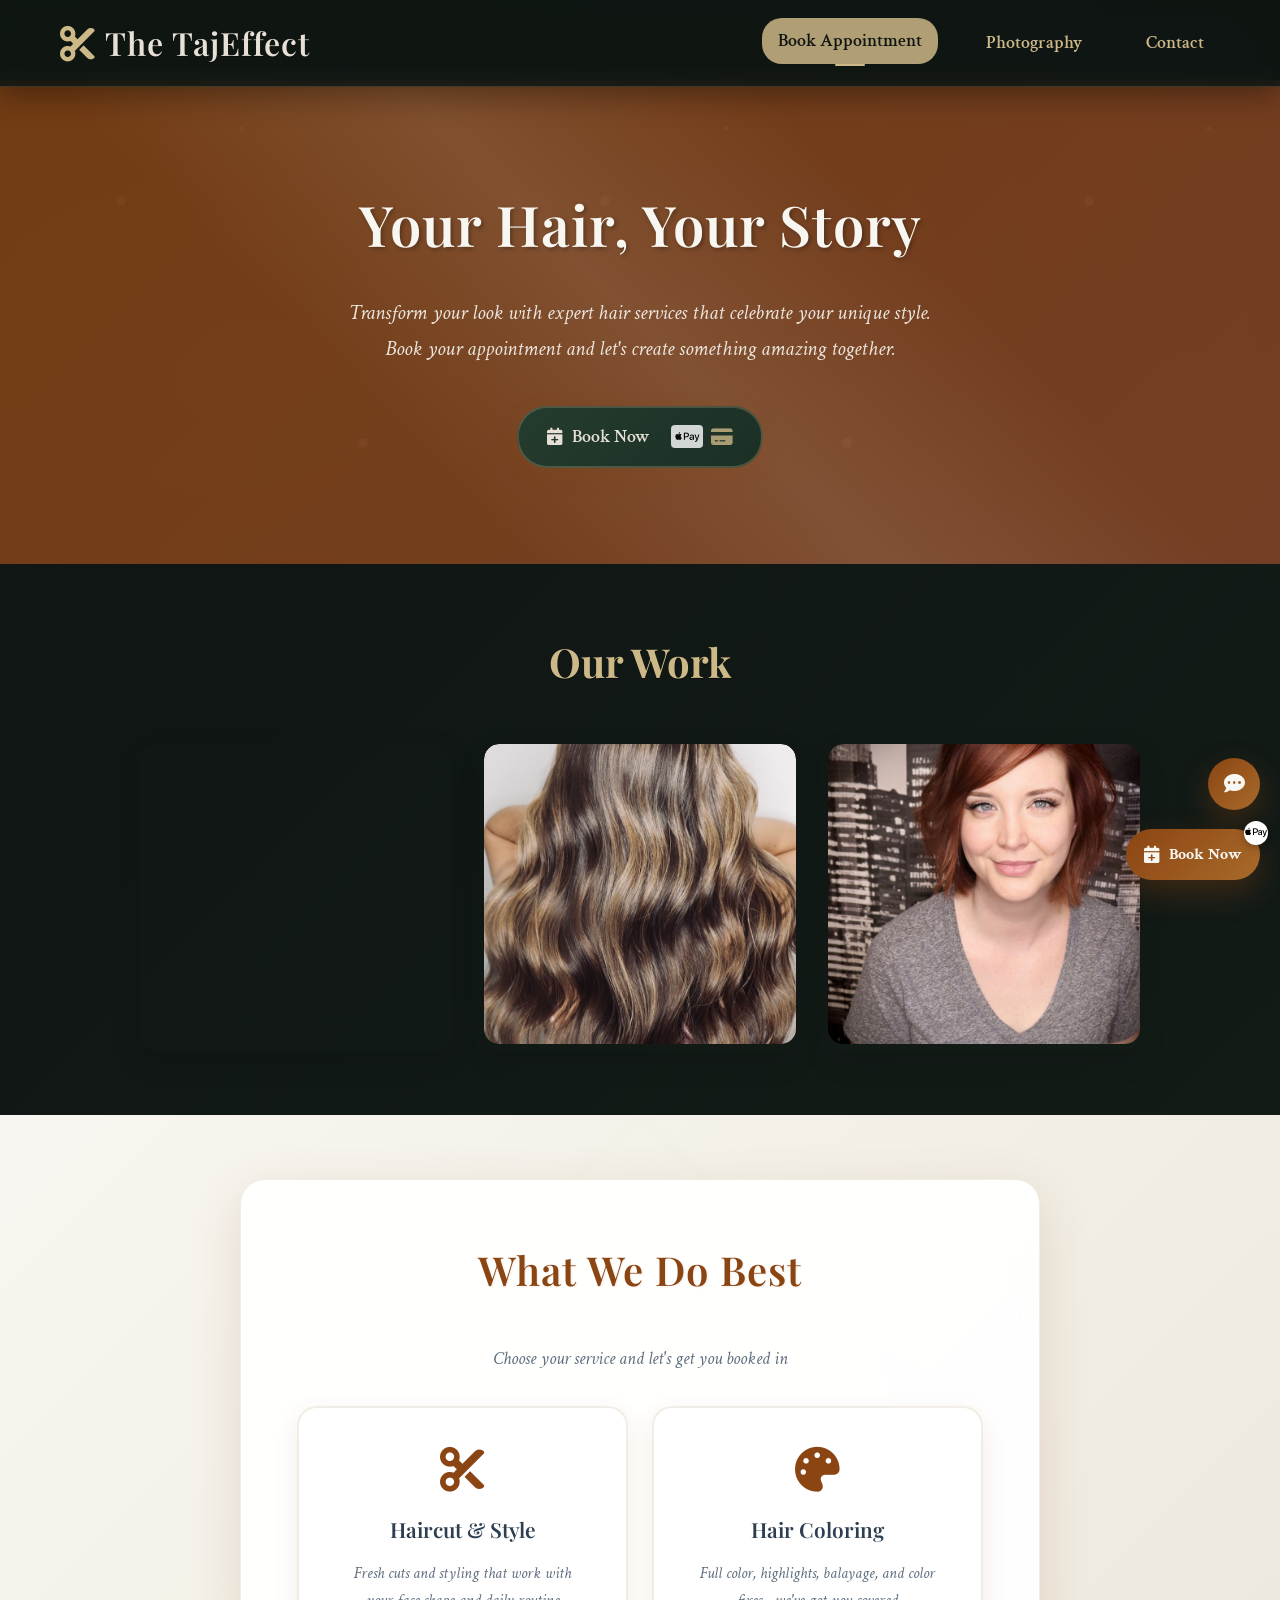
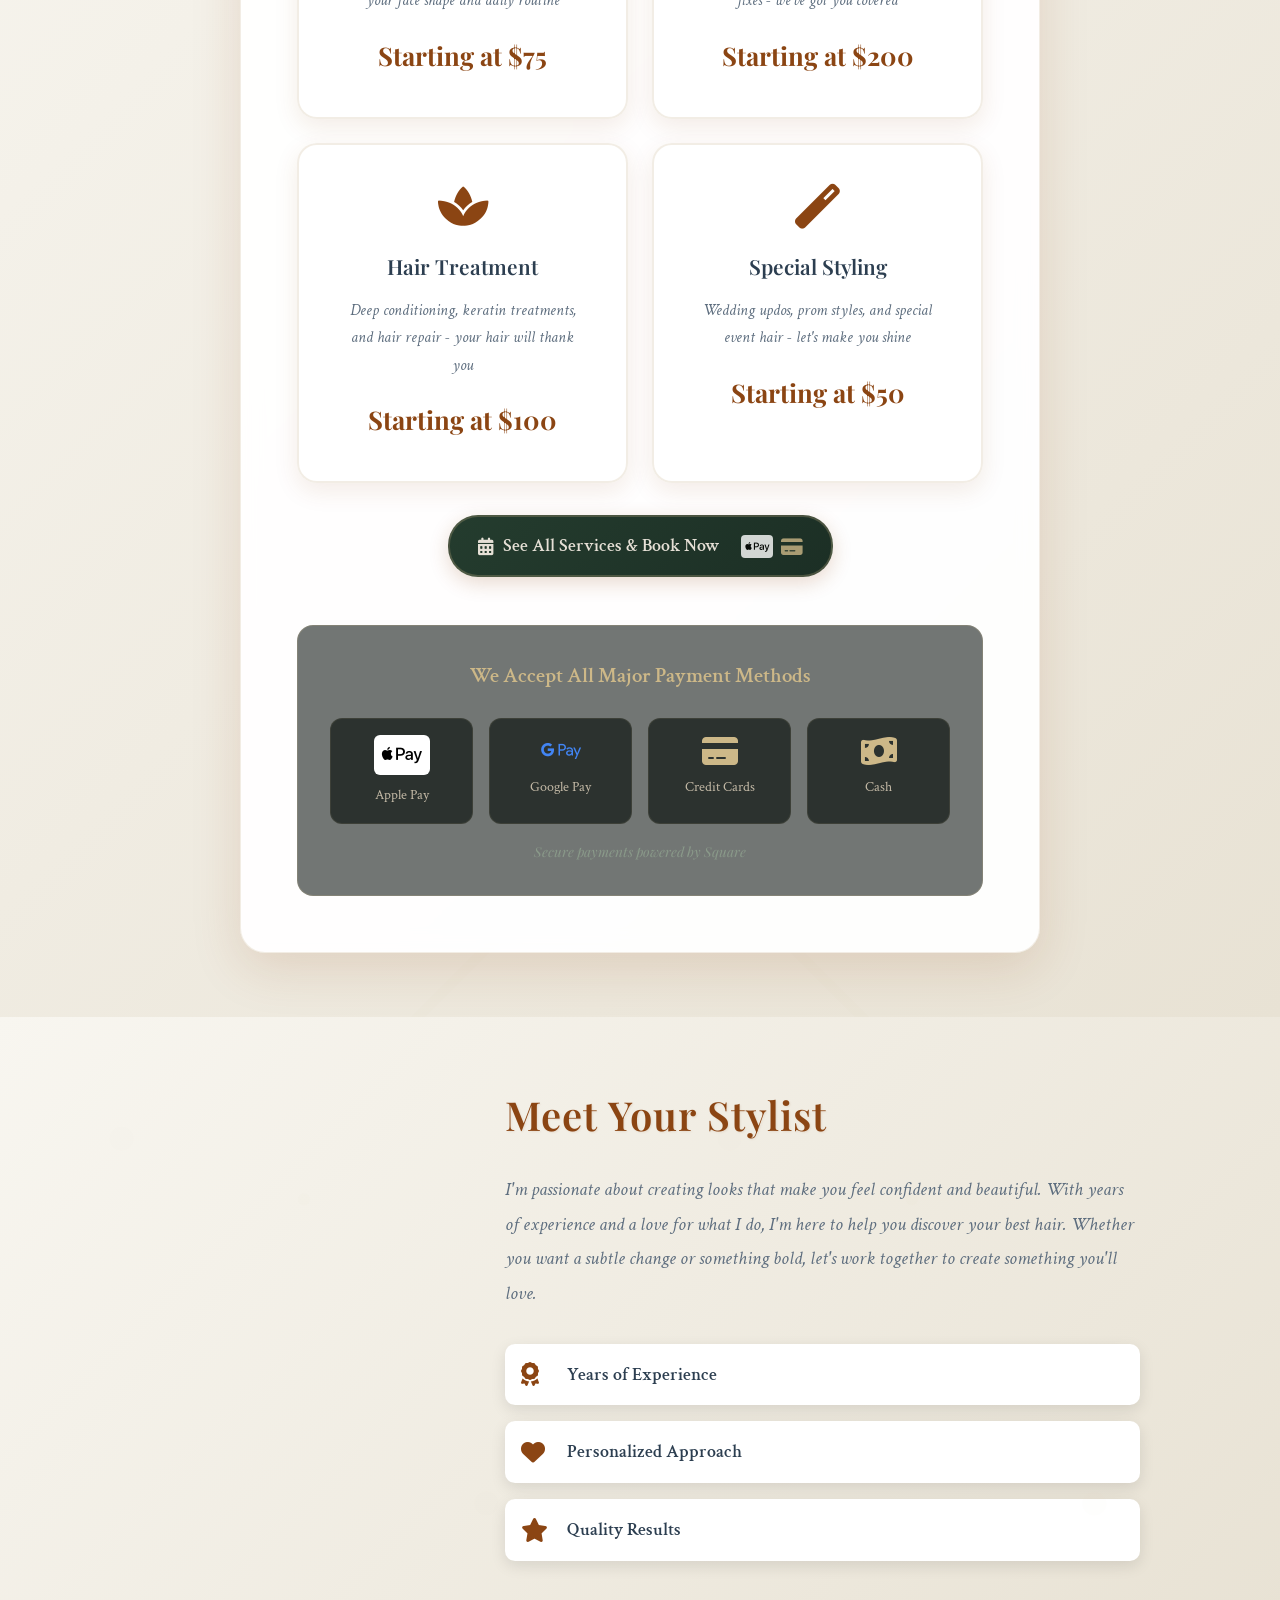
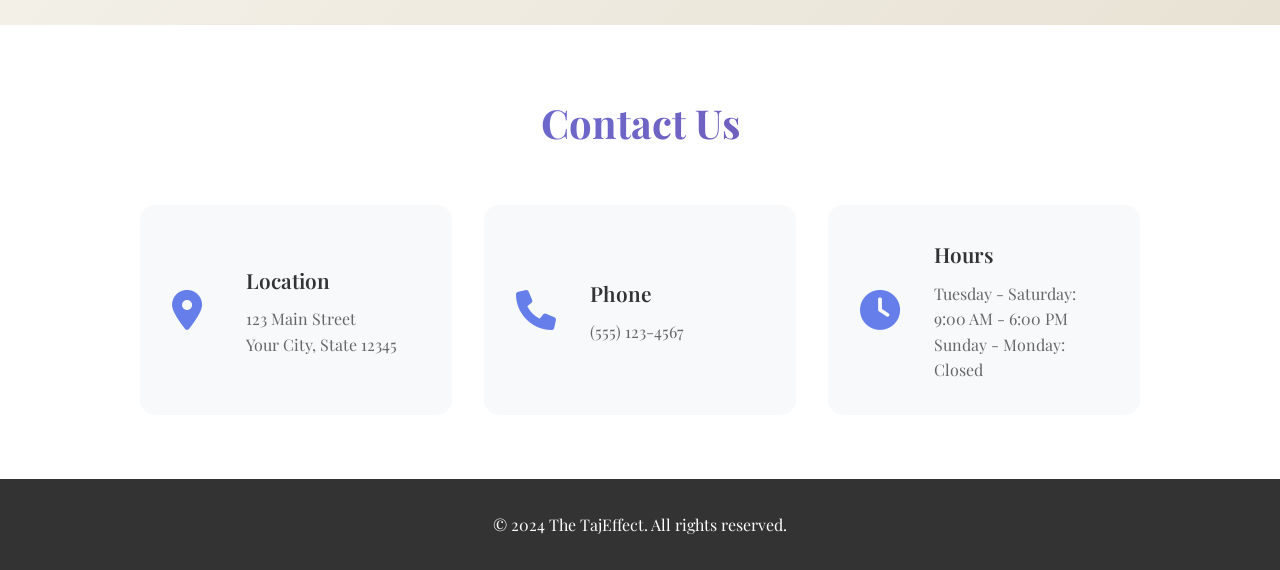
<file: index.html>
<!DOCTYPE html>
<html lang="en">
<head>
    <meta charset="UTF-8">
    <meta name="viewport" content="width=device-width, initial-scale=1.0">
    <title>The TajEffect - Hair Salon Booking</title>
    <link href="https://cdnjs.cloudflare.com/ajax/libs/font-awesome/6.0.0/css/all.min.css" rel="stylesheet">
    <link href="https://fonts.googleapis.com/css2?family=Playfair+Display:wght@400;500;600;700&family=Crimson+Text:ital,wght@0,400;0,600;1,400&display=swap" rel="stylesheet">
    <link rel="stylesheet" href="styles.css">
</head>
<body>
    <div class="app">
        <!-- Header -->
        <header class="header">
            <div class="container">
                <div class="logo">
                    <i class="fas fa-cut"></i>
                    <h1>The TajEffect</h1>
                </div>
                <nav class="nav">
                    <a href="#booking" class="nav-link active">Book Appointment</a>
                    <a href="photography.html" class="nav-link">Photography</a>
                    <a href="#contact" class="nav-link">Contact</a>
                </nav>
            </div>
        </header>

        <!-- Main Content -->
        <main class="main">
            <!-- Hero Section -->
            <section class="hero">
                <div class="container">
                    <div class="hero-content">
                        <h2>Your Hair, Your Story</h2>
                        <p>Transform your look with expert hair services that celebrate your unique style. Book your appointment and let's create something amazing together.</p>
                        <a href="https://thetajeffect.square.site/s/appointments" target="_blank" class="btn btn-primary">
                            <i class="fas fa-calendar-plus"></i>
                            Book Now
                            <span class="payment-badges">
                                <i class="fab fa-apple-pay"></i>
                                <i class="fas fa-credit-card"></i>
                            </span>
                        </a>
                    </div>
                </div>
            </section>

            <!-- Gallery Section -->
            <section class="gallery-section">
                <div class="container">
                    <h3>Our Work</h3>
                    <div class="gallery-grid">
                        <div class="gallery-item portfolio-gallery" data-category="blondes">
                            <div class="portfolio-preview">
                                <img src="images/portfolios/blondes/IMG_0072.JPG" alt="Blonde Hair Portfolio" style="width: 100%; height: 300px; object-fit: cover; border-radius: 15px;" loading="lazy">
                                <div class="portfolio-overlay">
                                    <h4>Blondes</h4>
                                    <p>20 Photos</p>
                                    <i class="fas fa-images"></i>
                                </div>
                            </div>
                            <div class="hover-preview">
                                <h5>Blondes Preview</h5>
                                <div class="hover-preview-grid">
                                    <img src="images/portfolios/blondes/IMG_4375.JPG" alt="Blonde Hair" loading="lazy">
                                    <img src="images/portfolios/blondes/IMG_7208.JPG" alt="Blonde Hair" loading="lazy">
                                    <img src="images/portfolios/blondes/IMG_7591.JPG" alt="Blonde Hair" loading="lazy">
                                    <img src="images/portfolios/blondes/IMG_1833.JPG" alt="Blonde Hair" loading="lazy">
                                </div>
                            </div>
                        </div>
                        <div class="gallery-item portfolio-gallery" data-category="brunettes">
                            <div class="portfolio-preview">
                                <img src="images/portfolios/brunettes/IMG_0484.JPG" alt="Brunette Hair Portfolio" style="width: 100%; height: 300px; object-fit: cover; border-radius: 15px;" loading="lazy">
                                <div class="portfolio-overlay">
                                    <h4>Brunettes</h4>
                                    <p>20 Photos</p>
                                    <i class="fas fa-images"></i>
                                </div>
                            </div>
                            <div class="hover-preview">
                                <h5>Brunettes Preview</h5>
                                <div class="hover-preview-grid">
                                    <img src="images/portfolios/brunettes/IMG_1255.jpeg" alt="Brunette Hair" loading="lazy">
                                    <img src="images/portfolios/brunettes/IMG_2805.JPG" alt="Brunette Hair" loading="lazy">
                                    <img src="images/portfolios/brunettes/IMG_4062.JPG" alt="Brunette Hair" loading="lazy">
                                    <img src="images/portfolios/brunettes/IMG_6804.JPG" alt="Brunette Hair" loading="lazy">
                                </div>
                            </div>
                        </div>
                        <div class="gallery-item portfolio-gallery" data-category="reds">
                            <div class="portfolio-preview">
                                <img src="images/portfolios/reds/IMG_3641.JPG" alt="Red Hair Portfolio" style="width: 100%; height: 300px; object-fit: cover; border-radius: 15px;" loading="lazy">
                                <div class="portfolio-overlay">
                                    <h4>Reds</h4>
                                    <p>5 Photos</p>
                                    <i class="fas fa-images"></i>
                                </div>
                            </div>
                            <div class="hover-preview">
                                <h5>Reds Preview</h5>
                                <div class="hover-preview-grid">
                                    <img src="images/portfolios/reds/IMG_4376.jpeg" alt="Red Hair" loading="lazy">
                                    <img src="images/portfolios/reds/IMG_7578.JPG" alt="Red Hair" loading="lazy">
                                    <img src="images/portfolios/reds/A4E2A51A-0BB4-4725-BABD-06596903B52D.jpg" alt="Red Hair" loading="lazy">
                                    <img src="images/portfolios/reds/4F2E1F91-4B26-40A5-B8C6-CD0F9C0E674B.jpg" alt="Red Hair" loading="lazy">
                                </div>
                            </div>
                        </div>
                    </div>
                </div>
            </section>

            <!-- Services & Booking Section -->
            <section id="booking" class="booking-section">
                <div class="container">
                    <div class="booking-card">
                        <h3>What We Do Best</h3>
                        <p style="text-align: center; font-family: 'Crimson Text', serif; font-style: italic; color: #5d6d7e; margin-bottom: 2rem; font-size: 1.1rem;">
                            Choose your service and let's get you booked in
                        </p>
                        
                        <div class="services-grid">
                            <a href="https://thetajeffect.square.site/s/appointments" target="_blank" class="service-card booking-card">
                                <i class="fas fa-cut"></i>
                                <h5>Haircut & Style</h5>
                                <p>Fresh cuts and styling that work with your face shape and daily routine</p>
                                <span class="price">Starting at $75</span>
                                <div class="book-now-overlay">
                                    <i class="fas fa-calendar-plus"></i>
                                    <span>Book Now</span>
                                </div>
                            </a>
                            
                            <a href="https://thetajeffect.square.site/s/appointments" target="_blank" class="service-card booking-card">
                                <i class="fas fa-palette"></i>
                                <h5>Hair Coloring</h5>
                                <p>Full color, highlights, balayage, and color fixes - we've got you covered</p>
                                <span class="price">Starting at $200</span>
                                <div class="book-now-overlay">
                                    <i class="fas fa-calendar-plus"></i>
                                    <span>Book Now</span>
                                </div>
                            </a>
                            
                            <a href="https://thetajeffect.square.site/s/appointments" target="_blank" class="service-card booking-card">
                                <i class="fas fa-spa"></i>
                                <h5>Hair Treatment</h5>
                                <p>Deep conditioning, keratin treatments, and hair repair - your hair will thank you</p>
                                <span class="price">Starting at $100</span>
                                <div class="book-now-overlay">
                                    <i class="fas fa-calendar-plus"></i>
                                    <span>Book Now</span>
                                </div>
                            </a>
                            
                            <a href="https://thetajeffect.square.site/s/appointments" target="_blank" class="service-card booking-card">
                                <i class="fas fa-magic"></i>
                                <h5>Special Styling</h5>
                                <p>Wedding updos, prom styles, and special event hair - let's make you shine</p>
                                <span class="price">Starting at $50</span>
                                <div class="book-now-overlay">
                                    <i class="fas fa-calendar-plus"></i>
                                    <span>Book Now</span>
                                </div>
                            </a>
                        </div>
                        
                        <div style="text-align: center; margin-top: 2rem;">
                            <a href="https://thetajeffect.square.site/s/appointments" target="_blank" class="btn btn-primary">
                                <i class="fas fa-calendar-alt"></i>
                                See All Services & Book Now
                                <span class="payment-badges">
                                    <i class="fab fa-apple-pay"></i>
                                    <i class="fas fa-credit-card"></i>
                                </span>
                            </a>
                        </div>
                        
                        <!-- Payment Options -->
                        <div class="payment-options">
                            <h4>We Accept All Major Payment Methods</h4>
                            <div class="payment-methods">
                                <div class="payment-method">
                                    <i class="fab fa-apple-pay"></i>
                                    <span>Apple Pay</span>
                                </div>
                                <div class="payment-method">
                                    <i class="fab fa-google-pay"></i>
                                    <span>Google Pay</span>
                                </div>
                                <div class="payment-method">
                                    <i class="fas fa-credit-card"></i>
                                    <span>Credit Cards</span>
                                </div>
                                <div class="payment-method">
                                    <i class="fas fa-money-bill-wave"></i>
                                    <span>Cash</span>
                                </div>
                            </div>
                            <p class="payment-note">Secure payments powered by Square</p>
                        </div>
                    </div>
                </div>
            </section>

            <!-- About Section -->
            <section class="about-section">
                <div class="container">
                    <div class="about-content">
                        <div class="about-image">
                            <img src="images/mom-photo.jpg" alt="Meet Your Stylist" style="width: 300px; height: 400px; object-fit: cover; border-radius: 20px; box-shadow: 0 15px 40px rgba(102, 126, 234, 0.3);" loading="lazy">
                        </div>
                        <div class="about-text">
                            <h3>Meet Your Stylist</h3>
                            <p>I'm passionate about creating looks that make you feel confident and beautiful. With years of experience and a love for what I do, I'm here to help you discover your best hair. Whether you want a subtle change or something bold, let's work together to create something you'll love.</p>
                            <div class="about-features">
                                <div class="feature">
                                    <i class="fas fa-award"></i>
                                    <span>Years of Experience</span>
                                </div>
                                <div class="feature">
                                    <i class="fas fa-heart"></i>
                                    <span>Personalized Approach</span>
                                </div>
                                <div class="feature">
                                    <i class="fas fa-star"></i>
                                    <span>Quality Results</span>
                                </div>
                            </div>
                        </div>
                    </div>
                </div>
            </section>

            <!-- Contact Section -->
            <section id="contact" class="contact-section">
                <div class="container">
                    <h3>Contact Us</h3>
                    <div class="contact-info">
                        <div class="contact-item">
                            <i class="fas fa-map-marker-alt"></i>
                            <div>
                                <h4>Location</h4>
                                <p>123 Main Street<br>Your City, State 12345</p>
                            </div>
                        </div>
                        <div class="contact-item">
                            <i class="fas fa-phone"></i>
                            <div>
                                <h4>Phone</h4>
                                <p>(555) 123-4567</p>
                            </div>
                        </div>
                        <div class="contact-item">
                            <i class="fas fa-clock"></i>
                            <div>
                                <h4>Hours</h4>
                                <p>Tuesday - Saturday: 9:00 AM - 6:00 PM<br>Sunday - Monday: Closed</p>
                            </div>
                        </div>
                    </div>
                </div>
            </section>
        </main>

        <!-- Footer -->
        <footer class="footer">
            <div class="container">
                <p>&copy; 2024 The TajEffect. All rights reserved.</p>
            </div>
        </footer>
    </div>

    <!-- Portfolio Lightbox Modal -->
    <div id="portfolioModal" class="modal">
        <div class="modal-content">
            <span class="close">&times;</span>
            <div class="modal-header">
                <h2 id="modalTitle">Blondes Portfolio</h2>
                <p id="modalCount">20 Photos</p>
            </div>
            <div class="modal-gallery" id="modalGallery">
                <!-- Photos will be loaded here -->
            </div>
        </div>
    </div>

    <!-- FAQ Chat Widget -->
    <div class="chat-widget" id="chatWidget" aria-live="polite">
        <button class="chat-toggle" id="chatToggle" aria-label="Open chat">
            <i class="fas fa-comment-dots"></i>
        </button>
        <div class="chat-window" id="chatWindow" role="dialog" aria-label="FAQ Chat" aria-modal="false">
            <div class="chat-header">
                <span>Got questions?</span>
                <button class="chat-close" id="chatClose" aria-label="Close chat">&times;</button>
            </div>
                <div class="chat-body" id="chatBody">
                    <div class="chat-message bot">Hey! What can I help you with today? Pick a question below.</div>
                </div>
            <div class="chat-quick-questions">
                <button class="chat-qq" data-faq="pricing">What do you charge?</button>
                <button class="chat-qq" data-faq="hours">When are you open?</button>
                <button class="chat-qq" data-faq="booking">How do I book?</button>
                <button class="chat-qq" data-faq="cancellation">What's your cancellation policy?</button>
                <button class="chat-qq" data-faq="parking">Is there parking?</button>
                <button class="chat-qq" data-faq="payment">What payment methods do you take?</button>
                <button class="chat-qq" data-faq="newclient">Do you take new clients?</button>
                <button class="chat-qq" data-faq="late">What if I'm running late?</button>
            </div>
            <div class="chat-footer">
                <a href="https://instagram.com/thetajeffect" target="_blank" class="chat-ig" aria-label="Message us on Instagram">
                    <i class="fab fa-instagram"></i> DM us on Instagram
                </a>
            </div>
        </div>
    </div>

    <!-- Floating Book Now Button -->
    <a href="https://thetajeffect.square.site/s/appointments" target="_blank" class="floating-book-now" aria-label="Book Now">
        <i class="fas fa-calendar-plus"></i>
        <span>Book Now</span>
        <div class="floating-payment-badges">
            <i class="fab fa-apple-pay"></i>
        </div>
    </a>
    
    <script src="script.js"></script>
</body>
</html>
</file>
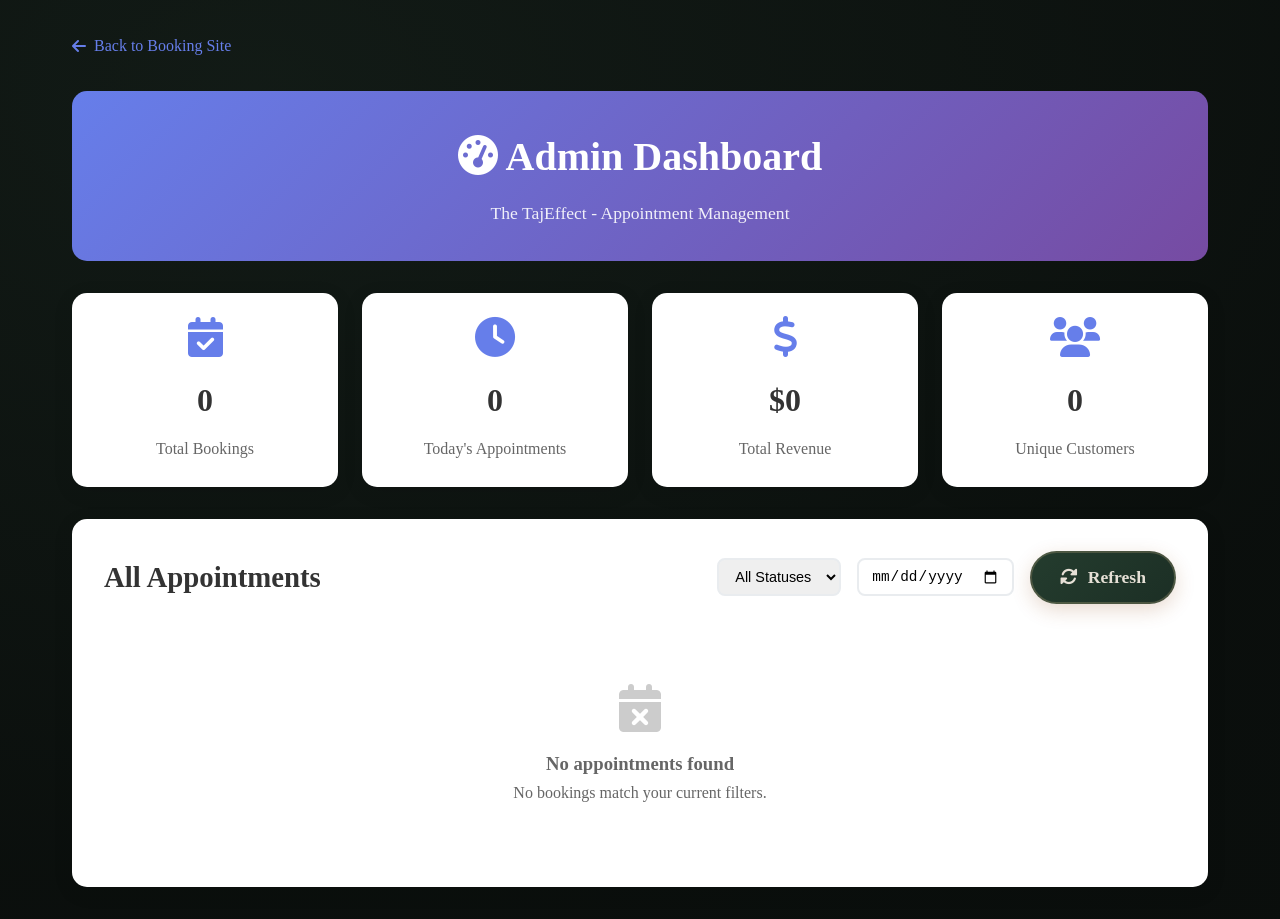
<file: admin.html>
<!DOCTYPE html>
<html lang="en">
<head>
    <meta charset="UTF-8">
    <meta name="viewport" content="width=device-width, initial-scale=1.0">
    <title>The TajEffect - Admin Dashboard</title>
    <link href="https://cdnjs.cloudflare.com/ajax/libs/font-awesome/6.0.0/css/all.min.css" rel="stylesheet">
    <link href="https://fonts.googleapis.com/css2?family=Inter:wght@300;400;500;600;700&display=swap" rel="stylesheet">
    <link rel="stylesheet" href="styles.css">
    <style>
        .admin-container {
            max-width: 1200px;
            margin: 0 auto;
            padding: 2rem;
        }
        
        .admin-header {
            background: linear-gradient(135deg, #667eea, #764ba2);
            color: white;
            padding: 2rem;
            border-radius: 15px;
            margin-bottom: 2rem;
            text-align: center;
        }
        
        .admin-header h1 {
            font-size: 2.5rem;
            margin-bottom: 0.5rem;
        }
        
        .admin-header p {
            opacity: 0.9;
            font-size: 1.1rem;
        }
        
        .stats-grid {
            display: grid;
            grid-template-columns: repeat(auto-fit, minmax(200px, 1fr));
            gap: 1.5rem;
            margin-bottom: 2rem;
        }
        
        .stat-card {
            background: white;
            padding: 1.5rem;
            border-radius: 15px;
            box-shadow: 0 5px 20px rgba(0, 0, 0, 0.1);
            text-align: center;
        }
        
        .stat-card i {
            font-size: 2.5rem;
            color: #667eea;
            margin-bottom: 1rem;
        }
        
        .stat-card h3 {
            font-size: 2rem;
            font-weight: 700;
            color: #333;
            margin-bottom: 0.5rem;
        }
        
        .stat-card p {
            color: #666;
            font-weight: 500;
        }
        
        .bookings-section {
            background: white;
            border-radius: 15px;
            box-shadow: 0 5px 20px rgba(0, 0, 0, 0.1);
            padding: 2rem;
        }
        
        .bookings-header {
            display: flex;
            justify-content: space-between;
            align-items: center;
            margin-bottom: 2rem;
            flex-wrap: wrap;
            gap: 1rem;
        }
        
        .bookings-header h2 {
            font-size: 1.8rem;
            font-weight: 600;
            color: #333;
        }
        
        .filter-controls {
            display: flex;
            gap: 1rem;
            align-items: center;
            flex-wrap: wrap;
        }
        
        .filter-controls select,
        .filter-controls input {
            padding: 8px 12px;
            border: 2px solid #e9ecef;
            border-radius: 8px;
            font-size: 0.9rem;
        }
        
        .filter-controls select:focus,
        .filter-controls input:focus {
            outline: none;
            border-color: #667eea;
        }
        
        .bookings-table {
            width: 100%;
            border-collapse: collapse;
            margin-top: 1rem;
        }
        
        .bookings-table th,
        .bookings-table td {
            padding: 1rem;
            text-align: left;
            border-bottom: 1px solid #e9ecef;
        }
        
        .bookings-table th {
            background: #f8f9fa;
            font-weight: 600;
            color: #333;
        }
        
        .bookings-table tr:hover {
            background: #f8f9fa;
        }
        
        .status-badge {
            padding: 4px 12px;
            border-radius: 20px;
            font-size: 0.8rem;
            font-weight: 600;
            text-transform: uppercase;
        }
        
        .status-confirmed {
            background: #d4edda;
            color: #155724;
        }
        
        .status-cancelled {
            background: #f8d7da;
            color: #721c24;
        }
        
        .status-completed {
            background: #cce5ff;
            color: #004085;
        }
        
        .action-buttons {
            display: flex;
            gap: 0.5rem;
        }
        
        .btn-small {
            padding: 6px 12px;
            font-size: 0.8rem;
            border-radius: 6px;
        }
        
        .btn-danger {
            background: #dc3545;
            color: white;
            border: none;
        }
        
        .btn-danger:hover {
            background: #c82333;
        }
        
        .btn-success {
            background: #28a745;
            color: white;
            border: none;
        }
        
        .btn-success:hover {
            background: #218838;
        }
        
        .no-bookings {
            text-align: center;
            padding: 3rem;
            color: #666;
        }
        
        .no-bookings i {
            font-size: 3rem;
            color: #ccc;
            margin-bottom: 1rem;
        }
        
        .back-link {
            display: inline-flex;
            align-items: center;
            gap: 8px;
            color: #667eea;
            text-decoration: none;
            font-weight: 500;
            margin-bottom: 2rem;
            transition: color 0.3s ease;
        }
        
        .back-link:hover {
            color: #764ba2;
        }
        
        @media (max-width: 768px) {
            .admin-container {
                padding: 1rem;
            }
            
            .bookings-table {
                font-size: 0.9rem;
            }
            
            .bookings-table th,
            .bookings-table td {
                padding: 0.5rem;
            }
            
            .filter-controls {
                flex-direction: column;
                align-items: stretch;
            }
            
            .action-buttons {
                flex-direction: column;
            }
        }
    </style>
</head>
<body>
    <div class="app">
        <div class="admin-container">
            <a href="index.html" class="back-link">
                <i class="fas fa-arrow-left"></i>
                Back to Booking Site
            </a>
            
            <div class="admin-header">
                <h1><i class="fas fa-tachometer-alt"></i> Admin Dashboard</h1>
                <p>The TajEffect - Appointment Management</p>
            </div>
            
            <div class="stats-grid">
                <div class="stat-card">
                    <i class="fas fa-calendar-check"></i>
                    <h3 id="totalBookings">0</h3>
                    <p>Total Bookings</p>
                </div>
                <div class="stat-card">
                    <i class="fas fa-clock"></i>
                    <h3 id="todayBookings">0</h3>
                    <p>Today's Appointments</p>
                </div>
                <div class="stat-card">
                    <i class="fas fa-dollar-sign"></i>
                    <h3 id="totalRevenue">$0</h3>
                    <p>Total Revenue</p>
                </div>
                <div class="stat-card">
                    <i class="fas fa-users"></i>
                    <h3 id="uniqueCustomers">0</h3>
                    <p>Unique Customers</p>
                </div>
            </div>
            
            <div class="bookings-section">
                <div class="bookings-header">
                    <h2>All Appointments</h2>
                    <div class="filter-controls">
                        <select id="statusFilter">
                            <option value="">All Statuses</option>
                            <option value="confirmed">Confirmed</option>
                            <option value="completed">Completed</option>
                            <option value="cancelled">Cancelled</option>
                        </select>
                        <input type="date" id="dateFilter" placeholder="Filter by date">
                        <button class="btn btn-primary" onclick="refreshBookings()">
                            <i class="fas fa-sync-alt"></i> Refresh
                        </button>
                    </div>
                </div>
                
                <div id="bookingsTableContainer">
                    <table class="bookings-table" id="bookingsTable">
                        <thead>
                            <tr>
                                <th>Date & Time</th>
                                <th>Customer</th>
                                <th>Service</th>
                                <th>Phone</th>
                                <th>Status</th>
                                <th>Actions</th>
                            </tr>
                        </thead>
                        <tbody id="bookingsTableBody">
                            <!-- Bookings will be populated by JavaScript -->
                        </tbody>
                    </table>
                </div>
                
                <div id="noBookings" class="no-bookings" style="display: none;">
                    <i class="fas fa-calendar-times"></i>
                    <h3>No appointments found</h3>
                    <p>No bookings match your current filters.</p>
                </div>
            </div>
        </div>
    </div>
    
    <script>
        // Admin JavaScript functionality
        let allBookings = [];
        let filteredBookings = [];
        
        document.addEventListener('DOMContentLoaded', function() {
            loadBookings();
            setupFilters();
        });
        
        function loadBookings() {
            allBookings = JSON.parse(localStorage.getItem('tajEffectBookings') || '[]');
            filteredBookings = [...allBookings];
            updateStats();
            displayBookings();
        }
        
        function updateStats() {
            const totalBookings = allBookings.length;
            const today = new Date().toISOString().split('T')[0];
            const todayBookings = allBookings.filter(booking => booking.date === today).length;
            const totalRevenue = allBookings.reduce((sum, booking) => sum + parseInt(booking.service.price), 0);
            const uniqueCustomers = new Set(allBookings.map(booking => booking.customer.phone)).size;
            
            document.getElementById('totalBookings').textContent = totalBookings;
            document.getElementById('todayBookings').textContent = todayBookings;
            document.getElementById('totalRevenue').textContent = `$${totalRevenue}`;
            document.getElementById('uniqueCustomers').textContent = uniqueCustomers;
        }
        
        function displayBookings() {
            const tbody = document.getElementById('bookingsTableBody');
            const noBookings = document.getElementById('noBookings');
            const table = document.getElementById('bookingsTable');
            
            if (filteredBookings.length === 0) {
                table.style.display = 'none';
                noBookings.style.display = 'block';
                return;
            }
            
            table.style.display = 'table';
            noBookings.style.display = 'none';
            
            tbody.innerHTML = filteredBookings.map(booking => {
                const appointmentDate = new Date(booking.date).toLocaleDateString('en-US', {
                    weekday: 'short',
                    month: 'short',
                    day: 'numeric'
                });
                
                const appointmentTime = formatTime(booking.time);
                
                return `
                    <tr>
                        <td>
                            <strong>${appointmentDate}</strong><br>
                            <small>${appointmentTime}</small>
                        </td>
                        <td>
                            <strong>${booking.customer.firstName} ${booking.customer.lastName}</strong><br>
                            <small>${booking.customer.email || 'No email'}</small>
                        </td>
                        <td>
                            <strong>${booking.service.name}</strong><br>
                            <small>$${booking.service.price}</small>
                        </td>
                        <td>${booking.customer.phone}</td>
                        <td>
                            <span class="status-badge status-${booking.status}">
                                ${booking.status}
                            </span>
                        </td>
                        <td>
                            <div class="action-buttons">
                                ${booking.status === 'confirmed' ? `
                                    <button class="btn btn-small btn-success" onclick="markCompleted(${booking.id})">
                                        <i class="fas fa-check"></i> Complete
                                    </button>
                                ` : ''}
                                <button class="btn btn-small btn-danger" onclick="cancelBooking(${booking.id})">
                                    <i class="fas fa-times"></i> Cancel
                                </button>
                            </div>
                        </td>
                    </tr>
                `;
            }).join('');
        }
        
        function setupFilters() {
            document.getElementById('statusFilter').addEventListener('change', applyFilters);
            document.getElementById('dateFilter').addEventListener('change', applyFilters);
        }
        
        function applyFilters() {
            const statusFilter = document.getElementById('statusFilter').value;
            const dateFilter = document.getElementById('dateFilter').value;
            
            filteredBookings = allBookings.filter(booking => {
                const statusMatch = !statusFilter || booking.status === statusFilter;
                const dateMatch = !dateFilter || booking.date === dateFilter;
                return statusMatch && dateMatch;
            });
            
            displayBookings();
        }
        
        function markCompleted(bookingId) {
            if (confirm('Mark this appointment as completed?')) {
                const booking = allBookings.find(b => b.id === bookingId);
                if (booking) {
                    booking.status = 'completed';
                    localStorage.setItem('tajEffectBookings', JSON.stringify(allBookings));
                    loadBookings();
                }
            }
        }
        
        function cancelBooking(bookingId) {
            if (confirm('Cancel this appointment? This action cannot be undone.')) {
                const booking = allBookings.find(b => b.id === bookingId);
                if (booking) {
                    booking.status = 'cancelled';
                    localStorage.setItem('tajEffectBookings', JSON.stringify(allBookings));
                    loadBookings();
                }
            }
        }
        
        function refreshBookings() {
            loadBookings();
        }
        
        function formatTime(timeString) {
            const [hours, minutes] = timeString.split(':');
            const hour = parseInt(hours);
            const ampm = hour >= 12 ? 'PM' : 'AM';
            const displayHour = hour % 12 || 12;
            return `${displayHour}:${minutes} ${ampm}`;
        }
        
        // Add some sample data if no bookings exist
        function addSampleData() {
            const existingBookings = JSON.parse(localStorage.getItem('tajEffectBookings') || '[]');
            if (existingBookings.length === 0) {
                const sampleBookings = [
                    {
                        id: Date.now() - 86400000,
                        service: { name: 'Haircut & Style', price: '45', type: 'haircut' },
                        date: new Date().toISOString().split('T')[0],
                        time: '10:00',
                        customer: {
                            firstName: 'Sarah',
                            lastName: 'Johnson',
                            phone: '(555) 123-4567',
                            email: 'sarah@email.com',
                            notes: 'First time customer'
                        },
                        status: 'confirmed',
                        createdAt: new Date(Date.now() - 86400000).toISOString()
                    },
                    {
                        id: Date.now() - 172800000,
                        service: { name: 'Hair Coloring', price: '85', type: 'color' },
                        date: new Date(Date.now() + 86400000).toISOString().split('T')[0],
                        time: '14:00',
                        customer: {
                            firstName: 'Maria',
                            lastName: 'Garcia',
                            phone: '(555) 987-6543',
                            email: 'maria@email.com',
                            notes: 'Highlights and lowlights'
                        },
                        status: 'confirmed',
                        createdAt: new Date(Date.now() - 172800000).toISOString()
                    }
                ];
                
                localStorage.setItem('tajEffectBookings', JSON.stringify(sampleBookings));
                loadBookings();
            }
        }
        
        // Uncomment the line below to add sample data for testing
        // addSampleData();
    </script>
</body>
</html>
</file>
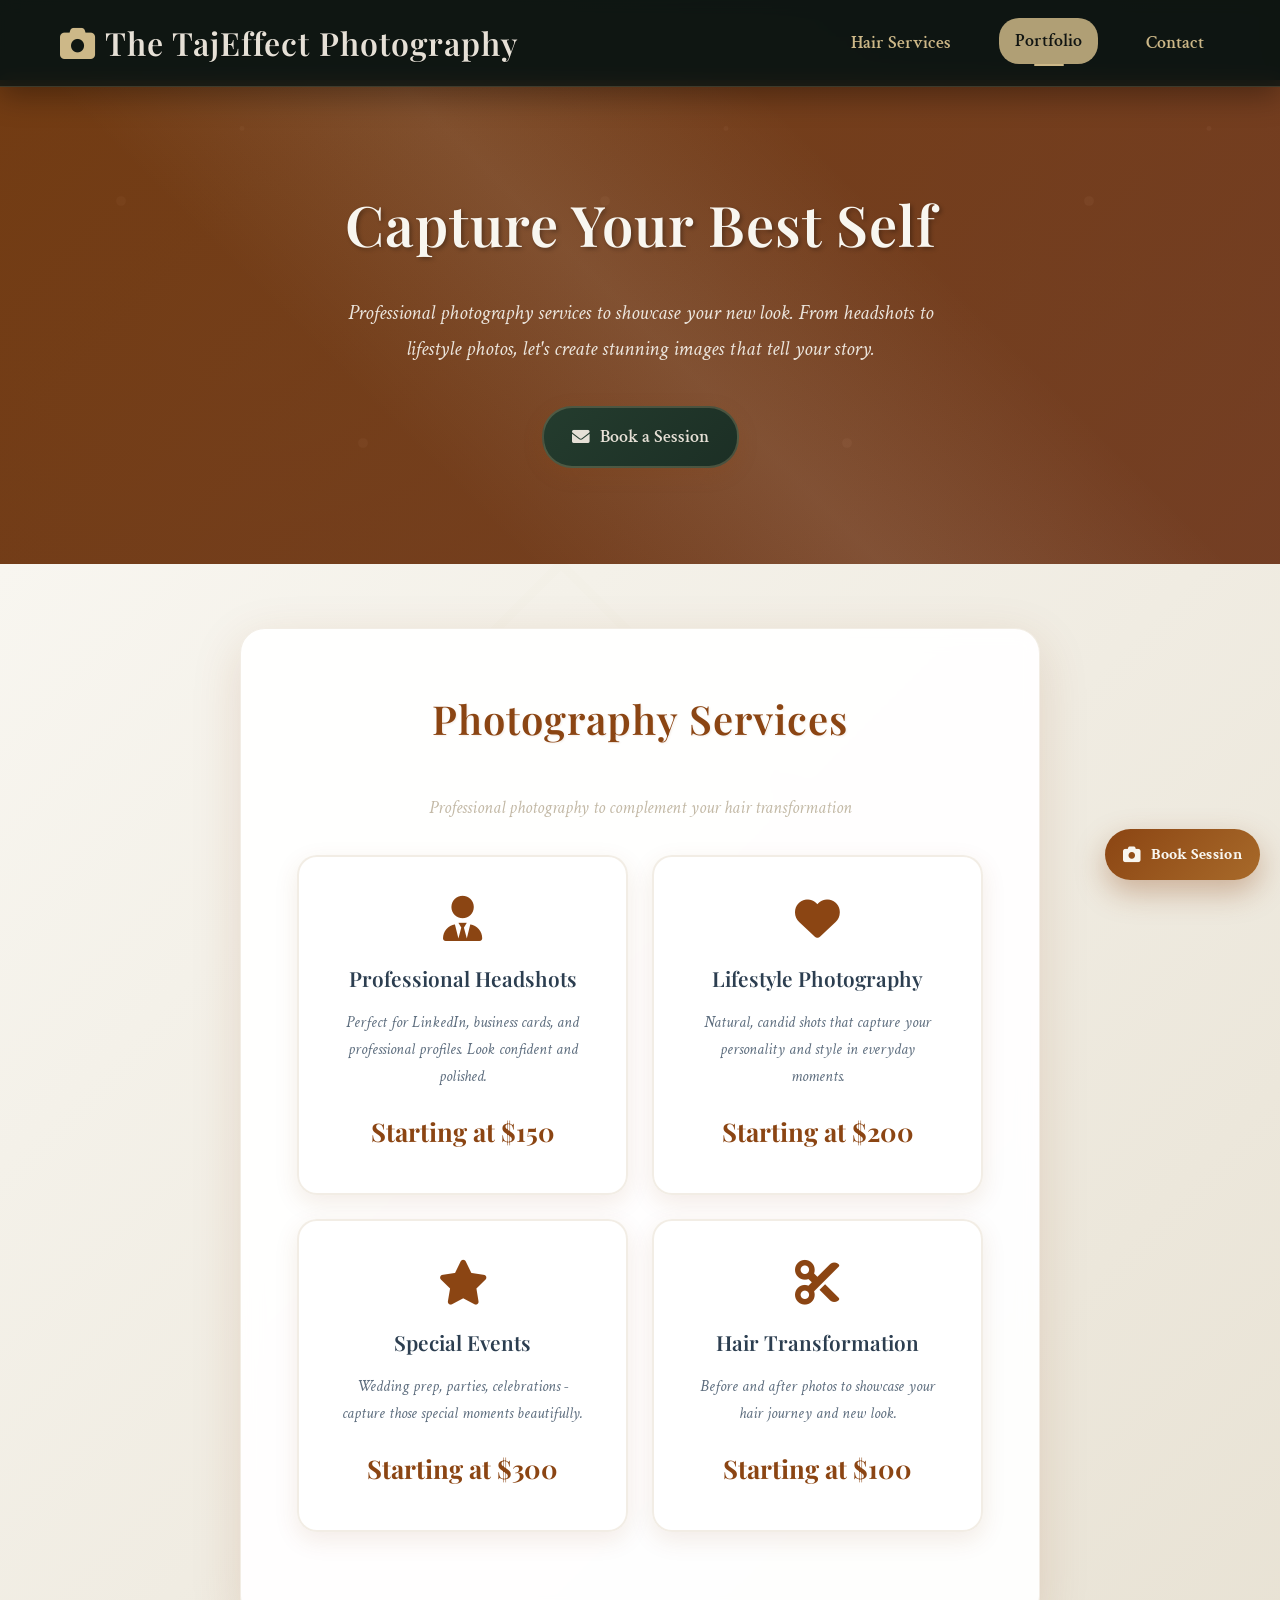
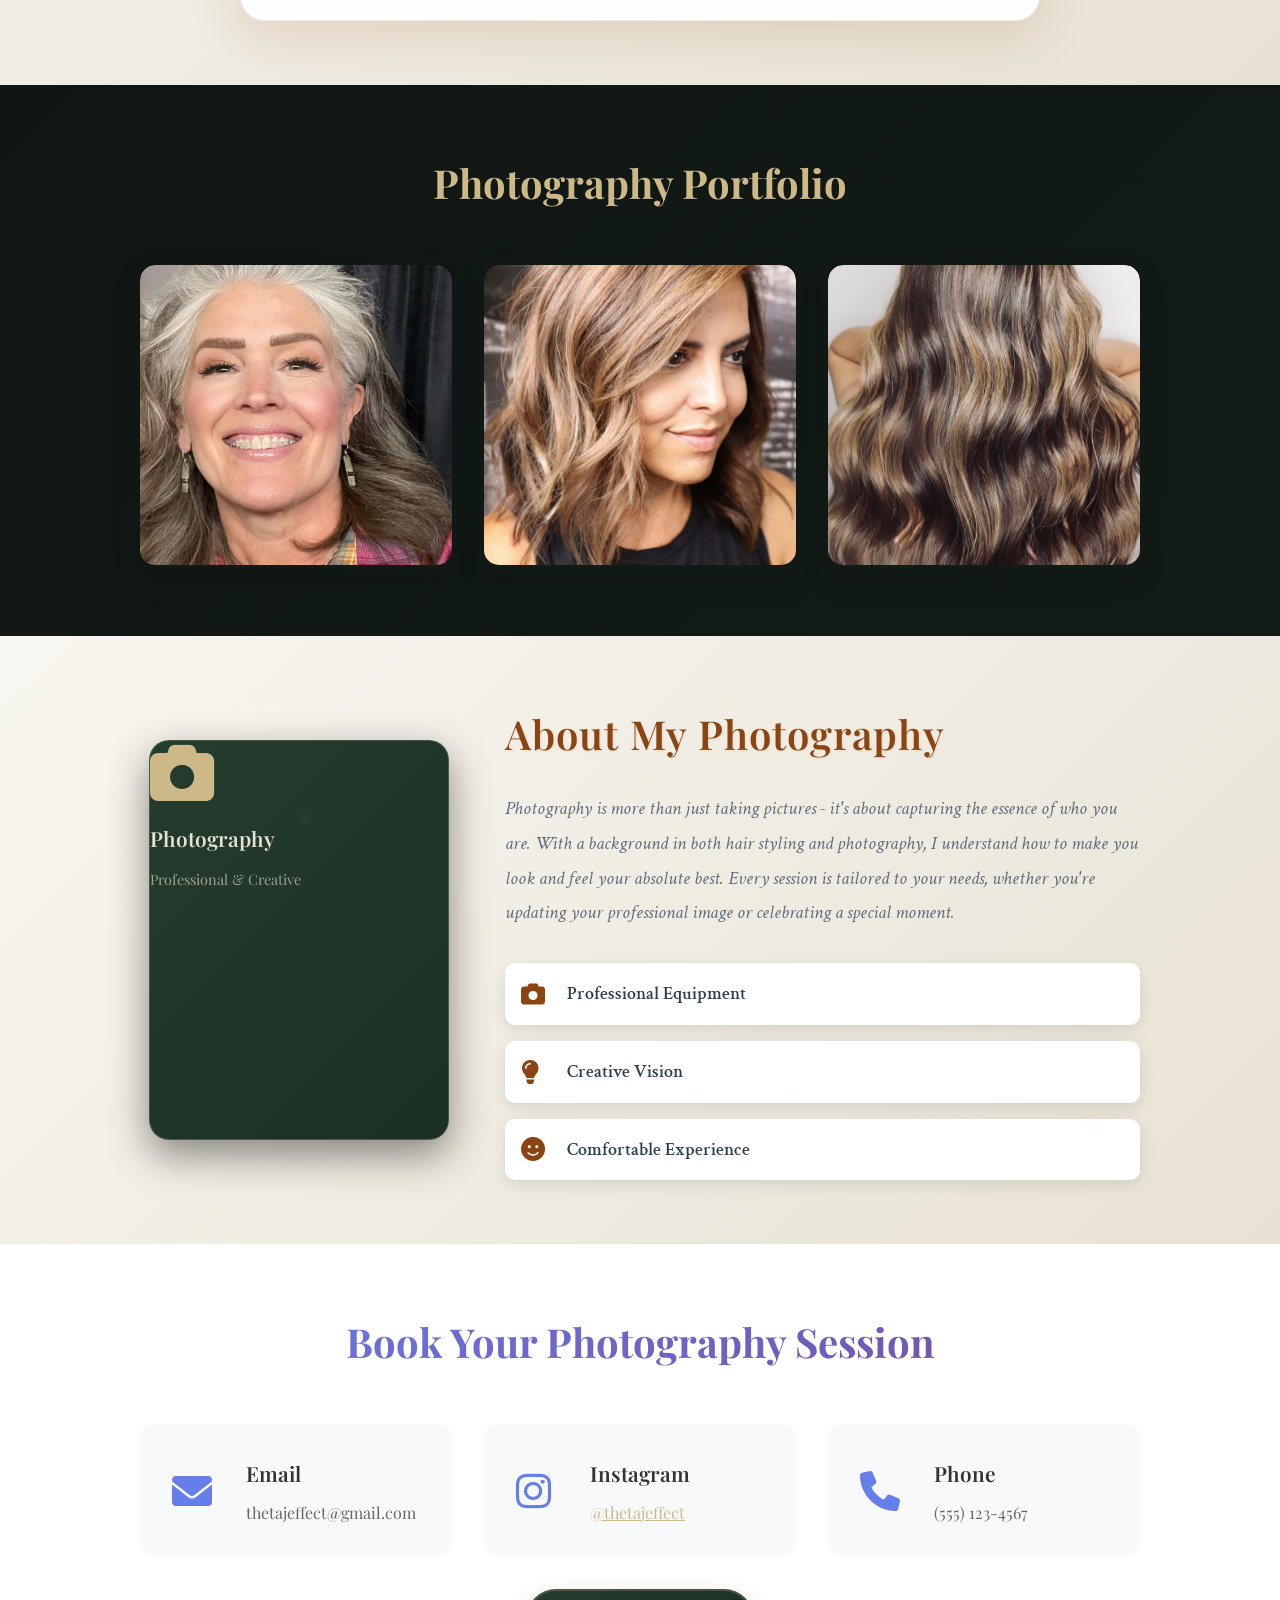
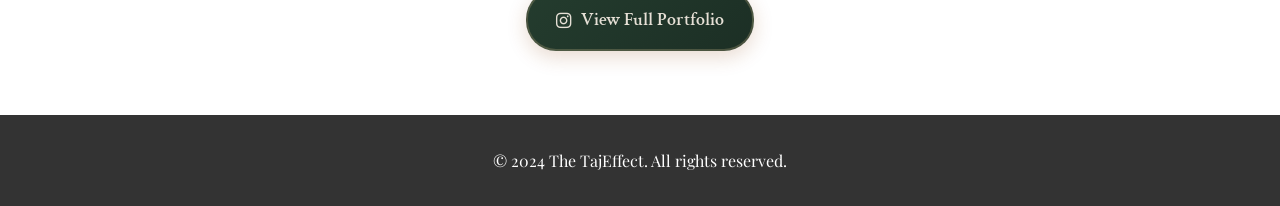
<file: photography.html>
<!DOCTYPE html>
<html lang="en">
<head>
    <meta charset="UTF-8">
    <meta name="viewport" content="width=device-width, initial-scale=1.0">
    <title>Photography Services - The TajEffect</title>
    <link href="https://cdnjs.cloudflare.com/ajax/libs/font-awesome/6.0.0/css/all.min.css" rel="stylesheet">
    <link href="https://fonts.googleapis.com/css2?family=Playfair+Display:wght@400;500;600;700&family=Crimson+Text:ital,wght@0,400;0,600;1,400&display=swap" rel="stylesheet">
    <link rel="stylesheet" href="styles.css">
</head>
<body>
    <div class="app">
        <!-- Header -->
        <header class="header">
            <div class="container">
                <div class="logo">
                    <i class="fas fa-camera"></i>
                    <h1>The TajEffect Photography</h1>
                </div>
                <nav class="nav">
                    <a href="index.html" class="nav-link">Hair Services</a>
                    <a href="#portfolio" class="nav-link active">Portfolio</a>
                    <a href="#contact" class="nav-link">Contact</a>
                </nav>
            </div>
        </header>

        <!-- Main Content -->
        <main class="main">
            <!-- Hero Section -->
            <section class="hero">
                <div class="container">
                    <div class="hero-content">
                        <h2>Capture Your Best Self</h2>
                        <p>Professional photography services to showcase your new look. From headshots to lifestyle photos, let's create stunning images that tell your story.</p>
                        <a href="#contact" class="btn btn-primary">
                            <i class="fas fa-envelope"></i>
                            Book a Session
                        </a>
                    </div>
                </div>
            </section>

            <!-- Services Section -->
            <section class="booking-section">
                <div class="container">
                    <div class="booking-card">
                        <h3>Photography Services</h3>
                        <p style="text-align: center; font-family: 'Crimson Text', serif; font-style: italic; color: #c3b9a6; margin-bottom: 2rem; font-size: 1.1rem;">
                            Professional photography to complement your hair transformation
                        </p>
                        
                        <div class="services-grid">
                            <div class="service-card">
                                <i class="fas fa-user-tie"></i>
                                <h5>Professional Headshots</h5>
                                <p>Perfect for LinkedIn, business cards, and professional profiles. Look confident and polished.</p>
                                <span class="price">Starting at $150</span>
                            </div>
                            
                            <div class="service-card">
                                <i class="fas fa-heart"></i>
                                <h5>Lifestyle Photography</h5>
                                <p>Natural, candid shots that capture your personality and style in everyday moments.</p>
                                <span class="price">Starting at $200</span>
                            </div>
                            
                            <div class="service-card">
                                <i class="fas fa-star"></i>
                                <h5>Special Events</h5>
                                <p>Wedding prep, parties, celebrations - capture those special moments beautifully.</p>
                                <span class="price">Starting at $300</span>
                            </div>
                            
                            <div class="service-card">
                                <i class="fas fa-cut"></i>
                                <h5>Hair Transformation</h5>
                                <p>Before and after photos to showcase your hair journey and new look.</p>
                                <span class="price">Starting at $100</span>
                            </div>
                        </div>
                    </div>
                </div>
            </section>

            <!-- Portfolio Section -->
            <section id="portfolio" class="gallery-section">
                <div class="container">
                    <h3>Photography Portfolio</h3>
                    <div class="gallery-grid">
                        <div class="gallery-item">
                            <div class="portfolio-preview">
                                <img src="images/mom-photo.jpg" alt="Professional Headshot" style="width: 100%; height: 300px; object-fit: cover; border-radius: 15px;">
                                <div class="portfolio-overlay">
                                    <h4>Professional Headshots</h4>
                                    <p>Clean, confident, and professional</p>
                                    <i class="fas fa-camera"></i>
                                </div>
                            </div>
                        </div>
                        
                        <div class="gallery-item">
                            <div class="portfolio-preview">
                                <img src="images/portfolios/blondes/IMG_0072.JPG" alt="Lifestyle Photography" style="width: 100%; height: 300px; object-fit: cover; border-radius: 15px;">
                                <div class="portfolio-overlay">
                                    <h4>Lifestyle Photography</h4>
                                    <p>Natural and authentic moments</p>
                                    <i class="fas fa-heart"></i>
                                </div>
                            </div>
                        </div>
                        
                        <div class="gallery-item">
                            <div class="portfolio-preview">
                                <img src="images/portfolios/brunettes/IMG_0484.JPG" alt="Special Events" style="width: 100%; height: 300px; object-fit: cover; border-radius: 15px;">
                                <div class="portfolio-overlay">
                                    <h4>Special Events</h4>
                                    <p>Celebrating life's moments</p>
                                    <i class="fas fa-star"></i>
                                </div>
                            </div>
                        </div>
                    </div>
                </div>
            </section>

            <!-- About Photography Section -->
            <section class="about-section">
                <div class="container">
                    <div class="about-content">
                        <div class="about-image">
                            <div class="photography-placeholder">
                                <i class="fas fa-camera"></i>
                                <p>Photography</p>
                                <small>Professional & Creative</small>
                            </div>
                        </div>
                        <div class="about-text">
                            <h3>About My Photography</h3>
                            <p>Photography is more than just taking pictures - it's about capturing the essence of who you are. With a background in both hair styling and photography, I understand how to make you look and feel your absolute best. Every session is tailored to your needs, whether you're updating your professional image or celebrating a special moment.</p>
                            <div class="about-features">
                                <div class="feature">
                                    <i class="fas fa-camera"></i>
                                    <span>Professional Equipment</span>
                                </div>
                                <div class="feature">
                                    <i class="fas fa-lightbulb"></i>
                                    <span>Creative Vision</span>
                                </div>
                                <div class="feature">
                                    <i class="fas fa-smile"></i>
                                    <span>Comfortable Experience</span>
                                </div>
                            </div>
                        </div>
                    </div>
                </div>
            </section>

            <!-- Contact Section -->
            <section id="contact" class="contact-section">
                <div class="container">
                    <h3>Book Your Photography Session</h3>
                    <div class="contact-info">
                        <div class="contact-item">
                            <i class="fas fa-envelope"></i>
                            <div>
                                <h4>Email</h4>
                                <p>thetajeffect@gmail.com</p>
                            </div>
                        </div>
                        <div class="contact-item">
                            <i class="fab fa-instagram"></i>
                            <div>
                                <h4>Instagram</h4>
                                <p><a href="https://instagram.com/thetajeffect" target="_blank" style="color: #cdb888;">@thetajeffect</a></p>
                            </div>
                        </div>
                        <div class="contact-item">
                            <i class="fas fa-phone"></i>
                            <div>
                                <h4>Phone</h4>
                                <p>(555) 123-4567</p>
                            </div>
                        </div>
                    </div>
                    <div style="text-align: center; margin-top: 2rem;">
                        <a href="https://instagram.com/thetajeffect" target="_blank" class="btn btn-primary">
                            <i class="fab fa-instagram"></i>
                            View Full Portfolio
                        </a>
                    </div>
                </div>
            </section>
        </main>

        <!-- Footer -->
        <footer class="footer">
            <div class="container">
                <p>&copy; 2024 The TajEffect. All rights reserved.</p>
            </div>
        </footer>
    </div>

    <!-- Floating Book Now Button -->
    <a href="https://instagram.com/thetajeffect" target="_blank" class="floating-book-now" aria-label="Book Photography Session">
        <i class="fas fa-camera"></i>
        <span>Book Session</span>
    </a>
    
    <script src="script.js"></script>
</body>
</html>
</file>
<file: styles.css>
/* Reset and Base Styles */
* {
    margin: 0;
    padding: 0;
    box-sizing: border-box;
}

/* Performance optimizations */
img {
    max-width: 100%;
    height: auto;
}

img[loading="lazy"] {
    opacity: 0;
    transition: opacity 0.3s;
}

img[loading="lazy"].loaded {
    opacity: 1;
}

/* Modal images should always be visible */
.modal-gallery img {
    opacity: 1 !important;
}

body {
    font-family: 'Playfair Display', 'Times New Roman', serif;
    line-height: 1.7;
    color: #e6e0d6;
    background: radial-gradient(1200px 800px at 20% 10%, rgba(19,28,23,0.75), rgba(10,14,12,0.9)),
                linear-gradient(135deg, #0e1512 0%, #121a16 60%, #0b100e 100%);
    min-height: 100vh;
}

.container {
    max-width: 1200px;
    margin: 0 auto;
    padding: 0 20px;
}

/* Header */
.header {
    background: rgba(16, 23, 19, 0.85);
    backdrop-filter: blur(8px);
    box-shadow: 0 8px 30px rgba(0, 0, 0, 0.35);
    border-bottom: 1px solid rgba(205, 184, 136, 0.2);
    position: fixed;
    top: 0;
    left: 0;
    right: 0;
    z-index: 1000;
}

.header .container {
    display: flex;
    justify-content: space-between;
    align-items: center;
    padding: 1rem 20px;
}

.logo {
    display: flex;
    align-items: center;
    gap: 10px;
}

.logo i {
    font-size: 2.2rem;
    color: #cdb888;
}

.logo h1 {
    font-family: 'Playfair Display', serif;
    font-size: 2rem;
    font-weight: 600;
    color: #e6e0d6;
    text-shadow: 0 1px 0 rgba(0,0,0,0.4);
    letter-spacing: 1px;
}

.nav {
    display: flex;
    gap: 2rem;
}

.nav-link {
    text-decoration: none;
    color: #cdb888;
    font-family: 'Crimson Text', serif;
    font-weight: 600;
    font-size: 1.1rem;
    transition: all 0.3s ease;
    position: relative;
    padding: 0.5rem 1rem;
    border-radius: 20px;
}

.nav-link:hover,
.nav-link.active {
    color: #111512;
    background: rgba(205, 184, 136, 0.85);
    transform: translateY(-2px);
}

.nav-link.active::after {
    content: '';
    position: absolute;
    bottom: -2px;
    left: 50%;
    transform: translateX(-50%);
    width: 30px;
    height: 2px;
    background: #cdb888;
    border-radius: 1px;
}

/* Main Content */
.main {
    margin-top: 80px;
}

/* Hero Section */
.hero {
    background: linear-gradient(135deg, rgba(139, 69, 19, 0.8), rgba(160, 82, 45, 0.7)), 
                url('data:image/svg+xml,<svg xmlns="http://www.w3.org/2000/svg" viewBox="0 0 100 100"><defs><pattern id="grain" width="100" height="100" patternUnits="userSpaceOnUse"><circle cx="25" cy="25" r="1" fill="%23ffffff" opacity="0.1"/><circle cx="75" cy="75" r="1" fill="%23ffffff" opacity="0.1"/><circle cx="50" cy="10" r="0.5" fill="%23ffffff" opacity="0.1"/></pattern></defs><rect width="100" height="100" fill="url(%23grain)"/></svg>');
    color: #f8f6f0;
    padding: 6rem 0;
    text-align: center;
    position: relative;
}

.hero::before {
    content: '';
    position: absolute;
    top: 0;
    left: 0;
    right: 0;
    bottom: 0;
    background: linear-gradient(45deg, transparent 30%, rgba(248, 246, 240, 0.1) 50%, transparent 70%);
    pointer-events: none;
}

.hero-content {
    position: relative;
    z-index: 2;
}

.hero-content h2 {
    font-family: 'Playfair Display', serif;
    font-size: 3.5rem;
    font-weight: 600;
    margin-bottom: 1.5rem;
    text-shadow: 2px 2px 4px rgba(0, 0, 0, 0.3);
    letter-spacing: 1px;
}

.hero-content p {
    font-family: 'Crimson Text', serif;
    font-size: 1.3rem;
    font-style: italic;
    margin-bottom: 2.5rem;
    opacity: 0.9;
    max-width: 600px;
    margin-left: auto;
    margin-right: auto;
}

/* Buttons */
.btn {
    display: inline-flex;
    align-items: center;
    gap: 10px;
    padding: 14px 28px;
    border: 2px solid;
    border-radius: 30px;
    font-family: 'Crimson Text', serif;
    font-size: 1.1rem;
    font-weight: 600;
    text-decoration: none;
    cursor: pointer;
    transition: all 0.3s ease;
    box-shadow: 0 6px 20px rgba(139, 69, 19, 0.2);
    position: relative;
    overflow: hidden;
}

.btn::before {
    content: '';
    position: absolute;
    top: 0;
    left: -100%;
    width: 100%;
    height: 100%;
    background: linear-gradient(90deg, transparent, rgba(255, 255, 255, 0.2), transparent);
    transition: left 0.5s;
}

.btn:hover::before {
    left: 100%;
}

.btn-primary {
    background: linear-gradient(135deg, #243c2e, #1c2f25);
    color: #e6e0d6;
    border-color: rgba(205,184,136,0.25);
}

.btn-primary:hover {
    transform: translateY(-3px);
    box-shadow: 0 8px 25px rgba(0, 0, 0, 0.5);
    background: linear-gradient(135deg, #2a4636, #20382c);
}

.btn-secondary {
    background: rgba(248, 246, 240, 0.9);
    color: #8b4513;
    border-color: #d4c4a8;
}

.btn-secondary:hover {
    background: #d4c4a8;
    color: #8b4513;
    transform: translateY(-2px);
    box-shadow: 0 6px 20px rgba(139, 69, 19, 0.3);
}

/* Booking Section */
.booking-section {
    padding: 4rem 0;
    background: linear-gradient(135deg, #f8f6f0, #e8e2d4);
    position: relative;
}

.booking-section::before {
    content: '';
    position: absolute;
    top: 0;
    left: 0;
    right: 0;
    bottom: 0;
    background: url('data:image/svg+xml,<svg xmlns="http://www.w3.org/2000/svg" viewBox="0 0 60 60"><defs><pattern id="regency" width="60" height="60" patternUnits="userSpaceOnUse"><path d="M30 0L45 15L30 30L15 15Z" fill="none" stroke="%23d4c4a8" stroke-width="0.5" opacity="0.3"/></pattern></defs><rect width="60" height="60" fill="url(%23regency)"/></svg>');
    opacity: 0.1;
    pointer-events: none;
}

.booking-card {
    background: rgba(255, 255, 255, 0.95);
    border-radius: 25px;
    box-shadow: 0 15px 50px rgba(139, 69, 19, 0.15);
    border: 1px solid rgba(212, 196, 168, 0.3);
    padding: 3.5rem;
    max-width: 800px;
    margin: 0 auto;
    position: relative;
    backdrop-filter: blur(10px);
}

.booking-card h3 {
    font-family: 'Playfair Display', serif;
    font-size: 2.5rem;
    font-weight: 600;
    text-align: center;
    margin-bottom: 2.5rem;
    color: #8b4513;
    text-shadow: 1px 1px 2px rgba(139, 69, 19, 0.1);
    letter-spacing: 1px;
}

/* Steps */
.step {
    display: none;
}

.step.active {
    display: block;
}

.step h4 {
    font-size: 1.5rem;
    font-weight: 600;
    margin-bottom: 2rem;
    color: #333;
    display: flex;
    align-items: center;
    gap: 10px;
}

.step h4 i {
    color: #667eea;
}

/* Services Grid */
.services-grid {
    display: grid;
    grid-template-columns: repeat(auto-fit, minmax(250px, 1fr));
    gap: 1.5rem;
    margin-bottom: 2rem;
}

.service-card {
    background: rgba(255, 255, 255, 0.9);
    border: 2px solid rgba(212, 196, 168, 0.3);
    border-radius: 20px;
    padding: 2.5rem;
    text-align: center;
    cursor: pointer;
    transition: all 0.4s ease;
    position: relative;
    backdrop-filter: blur(5px);
    box-shadow: 0 8px 25px rgba(139, 69, 19, 0.1);
}

.service-card::before {
    content: '';
    position: absolute;
    top: 0;
    left: 0;
    right: 0;
    bottom: 0;
    background: linear-gradient(135deg, rgba(139, 69, 19, 0.05), rgba(160, 82, 45, 0.05));
    border-radius: 18px;
    opacity: 0;
    transition: opacity 0.3s ease;
}

.service-card:hover {
    transform: translateY(-8px);
    box-shadow: 0 15px 40px rgba(139, 69, 19, 0.2);
    border-color: rgba(139, 69, 19, 0.4);
}

.service-card:hover::before {
    opacity: 1;
}

.service-card.selected {
    border-color: #8b4513;
    background: linear-gradient(135deg, rgba(139, 69, 19, 0.1), rgba(160, 82, 45, 0.1));
    box-shadow: 0 12px 35px rgba(139, 69, 19, 0.25);
}

.service-card.selected::before {
    opacity: 1;
}

.service-card i {
    font-size: 2.8rem;
    color: #8b4513;
    margin-bottom: 1.2rem;
    position: relative;
    z-index: 2;
}

.service-card h5 {
    font-family: 'Playfair Display', serif;
    font-size: 1.3rem;
    font-weight: 600;
    margin-bottom: 0.8rem;
    color: #2c3e50;
    position: relative;
    z-index: 2;
}

.service-card p {
    font-family: 'Crimson Text', serif;
    color: #5d6d7e;
    margin-bottom: 1.2rem;
    font-style: italic;
    position: relative;
    z-index: 2;
}

.price {
    font-family: 'Playfair Display', serif;
    font-size: 1.6rem;
    font-weight: 700;
    color: #8b4513;
    position: relative;
    z-index: 2;
}

/* Booking Overlay for Service Cards */
.service-card.booking-card {
    text-decoration: none;
    color: inherit;
    position: relative;
    overflow: hidden;
}

.book-now-overlay {
    position: absolute;
    top: 0;
    left: 0;
    right: 0;
    bottom: 0;
    background: rgba(139, 69, 19, 0.9);
    color: #f8f6f0;
    display: flex;
    flex-direction: column;
    align-items: center;
    justify-content: center;
    opacity: 0;
    transition: all 0.3s ease;
    border-radius: 18px;
}

.service-card.booking-card:hover .book-now-overlay {
    opacity: 1;
}

.book-now-overlay i {
    font-size: 2.5rem;
    margin-bottom: 1rem;
    color: #f8f6f0;
}

.book-now-overlay span {
    font-family: 'Crimson Text', serif;
    font-size: 1.3rem;
    font-weight: 600;
    color: #f8f6f0;
}

/* Date and Time Selection */
.datetime-selection {
    display: grid;
    grid-template-columns: 1fr 2fr;
    gap: 2rem;
    margin-bottom: 2rem;
}

.date-picker label,
.time-slots label {
    display: block;
    font-weight: 600;
    margin-bottom: 0.5rem;
    color: #333;
}

.date-picker input {
    width: 100%;
    padding: 12px;
    border: 2px solid #e9ecef;
    border-radius: 10px;
    font-size: 1rem;
    transition: border-color 0.3s ease;
}

.date-picker input:focus {
    outline: none;
    border-color: #667eea;
}

.time-grid {
    display: grid;
    grid-template-columns: repeat(auto-fit, minmax(100px, 1fr));
    gap: 0.5rem;
}

.time-slot {
    padding: 10px;
    border: 2px solid #e9ecef;
    border-radius: 8px;
    text-align: center;
    cursor: pointer;
    transition: all 0.3s ease;
    font-weight: 500;
}

.time-slot:hover {
    border-color: #667eea;
    background: rgba(102, 126, 234, 0.1);
}

.time-slot.selected {
    background: #667eea;
    color: white;
    border-color: #667eea;
}

.time-slot.unavailable {
    background: #f8f9fa;
    color: #ccc;
    cursor: not-allowed;
}

/* Form Styles */
.customer-form {
    display: grid;
    grid-template-columns: 1fr 1fr;
    gap: 1.5rem;
    margin-bottom: 2rem;
}

.form-group {
    display: flex;
    flex-direction: column;
}

.form-group:nth-child(5) {
    grid-column: 1 / -1;
}

.form-group label {
    font-weight: 600;
    margin-bottom: 0.5rem;
    color: #333;
}

.form-group input,
.form-group textarea {
    padding: 12px;
    border: 2px solid #e9ecef;
    border-radius: 10px;
    font-size: 1rem;
    transition: border-color 0.3s ease;
    font-family: inherit;
}

.form-group input:focus,
.form-group textarea:focus {
    outline: none;
    border-color: #667eea;
}

.form-group textarea {
    resize: vertical;
    min-height: 100px;
}

/* Step Buttons */
.step-buttons {
    display: flex;
    justify-content: space-between;
    gap: 1rem;
}

/* Confirmation */
.confirmation-details {
    background: #f8f9fa;
    border-radius: 15px;
    padding: 2rem;
    margin-bottom: 2rem;
}

.confirmation-item {
    display: flex;
    justify-content: space-between;
    margin-bottom: 1rem;
    padding-bottom: 1rem;
    border-bottom: 1px solid #e9ecef;
}

.confirmation-item:last-child {
    border-bottom: none;
    margin-bottom: 0;
    font-weight: 600;
    font-size: 1.1rem;
}

/* Payment Options Styling */
.payment-badges {
    display: flex;
    gap: 8px;
    margin-left: 12px;
    align-items: center;
}

.payment-badges i {
    font-size: 1.2rem;
    opacity: 0.8;
    transition: opacity 0.3s ease;
}

.payment-badges .fab.fa-apple-pay {
    color: #000;
    background: #fff;
    border-radius: 4px;
    padding: 2px 4px;
}

.payment-badges .fas.fa-credit-card {
    color: #cdb888;
}

.payment-options {
    margin-top: 3rem;
    padding: 2rem;
    background: rgba(20,28,24,0.6);
    border: 1px solid rgba(205,184,136,0.2);
    border-radius: 16px;
    text-align: center;
}

.payment-options h4 {
    color: #cdb888;
    font-family: 'Crimson Text', serif;
    font-size: 1.3rem;
    margin-bottom: 1.5rem;
    font-weight: 600;
}

.payment-methods {
    display: grid;
    grid-template-columns: repeat(auto-fit, minmax(120px, 1fr));
    gap: 1rem;
    margin-bottom: 1rem;
}

.payment-method {
    display: flex;
    flex-direction: column;
    align-items: center;
    gap: 8px;
    padding: 1rem;
    background: rgba(16,23,19,0.7);
    border: 1px solid rgba(205,184,136,0.1);
    border-radius: 12px;
    transition: all 0.3s ease;
}

.payment-method:hover {
    background: rgba(205,184,136,0.1);
    border-color: rgba(205,184,136,0.3);
    transform: translateY(-2px);
}

.payment-method i {
    font-size: 2rem;
    color: #cdb888;
}

.payment-method .fab.fa-apple-pay {
    color: #000;
    background: #fff;
    border-radius: 6px;
    padding: 4px 8px;
}

.payment-method .fab.fa-google-pay {
    color: #4285f4;
}

.payment-method span {
    font-size: 0.9rem;
    color: #c3b9a6;
    font-family: 'Crimson Text', serif;
    font-weight: 500;
}

.payment-note {
    font-size: 0.85rem;
    color: #8a9a8a;
    font-style: italic;
    margin-top: 1rem;
}

.floating-payment-badges {
    position: absolute;
    top: -8px;
    right: -8px;
    background: #fff;
    border-radius: 50%;
    width: 24px;
    height: 24px;
    display: flex;
    align-items: center;
    justify-content: center;
    box-shadow: 0 2px 8px rgba(0,0,0,0.3);
}

.floating-payment-badges i {
    font-size: 0.8rem;
    color: #000;
}

/* Photography Section */
.photography-section {
    padding: 4rem 0;
    background: linear-gradient(135deg, #0f1613, #131b17);
    position: relative;
}

.photography-section::before {
    content: '';
    position: absolute;
    top: 0;
    left: 0;
    right: 0;
    bottom: 0;
    background: url('data:image/svg+xml,<svg xmlns="http://www.w3.org/2000/svg" viewBox="0 0 80 80"><defs><pattern id="camera" width="80" height="80" patternUnits="userSpaceOnUse"><circle cx="20" cy="20" r="3" fill="%23d4c4a8" opacity="0.2"/><circle cx="60" cy="60" r="3" fill="%23d4c4a8" opacity="0.2"/><circle cx="40" cy="40" r="2" fill="%23d4c4a8" opacity="0.3"/></pattern></defs><rect width="80" height="80" fill="url(%23camera)"/></svg>');
    opacity: 0.1;
    pointer-events: none;
}

.photography-content {
    display: grid;
    grid-template-columns: 2fr 1fr;
    gap: 3rem;
    align-items: center;
    max-width: 1000px;
    margin: 0 auto;
    position: relative;
    z-index: 2;
}

.photography-text h3 {
    font-family: 'Playfair Display', serif;
    font-size: 2.5rem;
    font-weight: 600;
    margin-bottom: 1.5rem;
    color: #cdb888;
    text-shadow: 0 1px 0 rgba(0,0,0,0.5);
    letter-spacing: 1px;
}

.photography-text p {
    font-family: 'Crimson Text', serif;
    font-size: 1.2rem;
    line-height: 1.8;
    color: #c3b9a6;
    margin-bottom: 2rem;
    font-style: italic;
}

.photography-features {
    display: flex;
    flex-direction: column;
    gap: 1rem;
    margin-bottom: 2rem;
}

.photography-image {
    display: flex;
    justify-content: center;
}

.photography-placeholder {
    width: 300px;
    height: 400px;
    border-radius: 20px;
    background: linear-gradient(135deg, #243c2e, #1c2f25);
    color: #e6e0d6;
    border: 1px solid rgba(205,184,136,0.25);
    box-shadow: 0 15px 40px rgba(0,0,0,0.45);
}

.photography-placeholder:hover {
    transform: translateY(-5px);
    box-shadow: 0 20px 50px rgba(0,0,0,0.6);
}

.photography-placeholder i {
    font-size: 4rem;
    margin-bottom: 1rem;
    color: #cdb888;
}

.photography-placeholder p {
    font-size: 1.3rem;
    font-weight: 600;
    margin-bottom: 0.5rem;
    color: #e6e0d6;
}

.photography-placeholder small {
    font-size: 0.9rem;
    opacity: 0.8;
    color: #c3b9a6;
}

/* Gallery Section */
.gallery-section {
    padding: 4rem 0;
    background: linear-gradient(135deg, #0f1613, #131b17);
}

.gallery-section h3 {
    text-align: center;
    font-size: 2.5rem;
    font-weight: 700;
    margin-bottom: 3rem;
    color: #cdb888;
    text-shadow: 0 1px 0 rgba(0,0,0,0.5);
}

.gallery-grid {
    display: grid;
    grid-template-columns: repeat(auto-fit, minmax(250px, 1fr));
    gap: 2rem;
    max-width: 1000px;
    margin: 0 auto;
}

.gallery-item {
    position: relative;
    border-radius: 15px;
    overflow: hidden;
    box-shadow: 0 10px 30px rgba(0, 0, 0, 0.1);
    transition: transform 0.3s ease;
}

.gallery-item:hover {
    transform: translateY(-10px);
}

.image-placeholder {
    background: linear-gradient(135deg, #f8f9fa, #e9ecef);
    height: 300px;
    display: flex;
    flex-direction: column;
    align-items: center;
    justify-content: center;
    color: #666;
    border: 2px dashed #ccc;
    transition: all 0.3s ease;
}

.image-placeholder:hover {
    background: linear-gradient(135deg, #e9ecef, #dee2e6);
    border-color: #667eea;
}

.image-placeholder i {
    font-size: 3rem;
    margin-bottom: 1rem;
    color: #667eea;
}

.image-placeholder p {
    font-size: 1.1rem;
    font-weight: 600;
    margin: 0;
}

/* Services Section */
.services-section {
    padding: 4rem 0;
    background: #f8f9fa;
}

.services-section h3 {
    text-align: center;
    font-size: 2.5rem;
    font-weight: 700;
    margin-bottom: 3rem;
    background: linear-gradient(135deg, #667eea, #764ba2);
    -webkit-background-clip: text;
    -webkit-text-fill-color: transparent;
    background-clip: text;
}

.services-list {
    display: grid;
    gap: 2rem;
    max-width: 800px;
    margin: 0 auto;
}

.service-item {
    display: flex;
    align-items: center;
    gap: 2rem;
    background: white;
    padding: 2rem;
    border-radius: 15px;
    box-shadow: 0 5px 20px rgba(0, 0, 0, 0.1);
    transition: transform 0.3s ease;
}

.service-item:hover {
    transform: translateY(-5px);
}

.service-item i {
    font-size: 3rem;
    color: #667eea;
    min-width: 60px;
}

.service-item h4 {
    font-size: 1.5rem;
    font-weight: 600;
    margin-bottom: 0.5rem;
    color: #333;
}

.service-item p {
    color: #666;
    margin-bottom: 1rem;
}

.service-item .price {
    font-size: 1.2rem;
    font-weight: 700;
    color: #667eea;
}

/* About Section */
.about-section {
    padding: 4rem 0;
    background: linear-gradient(135deg, #f8f6f0, #e8e2d4);
    position: relative;
}

.about-section::before {
    content: '';
    position: absolute;
    top: 0;
    left: 0;
    right: 0;
    bottom: 0;
    background: url('data:image/svg+xml,<svg xmlns="http://www.w3.org/2000/svg" viewBox="0 0 100 100"><defs><pattern id="floral" width="100" height="100" patternUnits="userSpaceOnUse"><circle cx="20" cy="20" r="2" fill="%23d4c4a8" opacity="0.2"/><circle cx="80" cy="80" r="2" fill="%23d4c4a8" opacity="0.2"/><circle cx="50" cy="30" r="1" fill="%23d4c4a8" opacity="0.3"/></pattern></defs><rect width="100" height="100" fill="url(%23floral)"/></svg>');
    opacity: 0.1;
    pointer-events: none;
}

.about-content {
    display: grid;
    grid-template-columns: 1fr 2fr;
    gap: 3rem;
    align-items: center;
    max-width: 1000px;
    margin: 0 auto;
}

.about-image {
    display: flex;
    justify-content: center;
}

.about-placeholder {
    width: 300px;
    height: 400px;
    border-radius: 20px;
    background: linear-gradient(135deg, #667eea, #764ba2);
    color: white;
    border: none;
    box-shadow: 0 15px 40px rgba(102, 126, 234, 0.3);
}

.about-placeholder:hover {
    transform: translateY(-5px);
    box-shadow: 0 20px 50px rgba(102, 126, 234, 0.4);
}

.about-placeholder i {
    font-size: 4rem;
    margin-bottom: 1rem;
    color: white;
}

.about-placeholder p {
    font-size: 1.3rem;
    font-weight: 600;
    margin-bottom: 0.5rem;
    color: white;
}

.about-placeholder small {
    font-size: 0.9rem;
    opacity: 0.8;
    color: white;
}

.about-text h3 {
    font-family: 'Playfair Display', serif;
    font-size: 2.5rem;
    font-weight: 600;
    margin-bottom: 1.5rem;
    color: #8b4513;
    text-shadow: 1px 1px 2px rgba(139, 69, 19, 0.1);
    letter-spacing: 1px;
}

.about-text p {
    font-family: 'Crimson Text', serif;
    font-size: 1.2rem;
    line-height: 1.8;
    color: #5d6d7e;
    margin-bottom: 2rem;
    font-style: italic;
}

.about-features {
    display: flex;
    flex-direction: column;
    gap: 1rem;
}

.feature {
    display: flex;
    align-items: center;
    gap: 1rem;
    padding: 1rem;
    background: white;
    border-radius: 10px;
    box-shadow: 0 5px 15px rgba(0, 0, 0, 0.1);
    transition: transform 0.3s ease;
}

.feature:hover {
    transform: translateX(10px);
}

.feature i {
    font-size: 1.5rem;
    color: #8b4513;
    min-width: 30px;
}

.feature span {
    font-family: 'Crimson Text', serif;
    font-weight: 600;
    color: #2c3e50;
    font-size: 1.1rem;
}

/* Contact Section */
.contact-section {
    padding: 4rem 0;
    background: white;
}

.contact-section h3 {
    text-align: center;
    font-size: 2.5rem;
    font-weight: 700;
    margin-bottom: 3rem;
    background: linear-gradient(135deg, #667eea, #764ba2);
    -webkit-background-clip: text;
    -webkit-text-fill-color: transparent;
    background-clip: text;
}

.contact-info {
    display: grid;
    grid-template-columns: repeat(auto-fit, minmax(300px, 1fr));
    gap: 2rem;
    max-width: 1000px;
    margin: 0 auto;
}

.contact-item {
    display: flex;
    align-items: center;
    gap: 1.5rem;
    background: #f8f9fa;
    padding: 2rem;
    border-radius: 15px;
    transition: transform 0.3s ease;
}

.contact-item:hover {
    transform: translateY(-5px);
}

.contact-item i {
    font-size: 2.5rem;
    color: #667eea;
    min-width: 50px;
}

.contact-item h4 {
    font-size: 1.3rem;
    font-weight: 600;
    margin-bottom: 0.5rem;
    color: #333;
}

.contact-item p {
    color: #666;
    line-height: 1.6;
}

/* Footer */
.footer {
    background: #333;
    color: white;
    text-align: center;
    padding: 2rem 0;
}

/* Responsive Design */
@media (max-width: 768px) {
    .header .container {
        flex-direction: column;
        gap: 1rem;
    }

    .nav {
        gap: 1rem;
    }

    .hero-content h2 {
        font-size: 2rem;
    }

    .booking-card {
        padding: 2rem;
        margin: 0 1rem;
    }

    .services-grid {
        grid-template-columns: 1fr;
    }

    .datetime-selection {
        grid-template-columns: 1fr;
    }

    .customer-form {
        grid-template-columns: 1fr;
    }

    .step-buttons {
        flex-direction: column;
    }

    .service-item {
        flex-direction: column;
        text-align: center;
    }

    .contact-info {
        grid-template-columns: 1fr;
    }

    .about-content {
        grid-template-columns: 1fr;
        gap: 2rem;
        text-align: center;
    }

    .photography-content {
        grid-template-columns: 1fr;
        gap: 2rem;
        text-align: center;
    }

    .photography-placeholder {
        width: 250px;
        height: 350px;
    }

    .about-placeholder {
        width: 250px;
        height: 350px;
    }

    .about-text h3 {
        font-size: 2rem;
    }

    .about-features {
        align-items: center;
    }

    .feature {
        max-width: 300px;
        margin: 0 auto;
    }
}

@media (max-width: 480px) {
    .container {
        padding: 0 15px;
    }

    .booking-card {
        padding: 1.5rem;
    }

    .hero-content h2 {
        font-size: 1.8rem;
    }

    .services-grid {
        gap: 1rem;
    }

    .service-card {
        padding: 1.5rem;
    }
}

/* Animations */
@keyframes fadeIn {
    from {
        opacity: 0;
        transform: translateY(20px);
    }
    to {
        opacity: 1;
        transform: translateY(0);
    }
}

.step.active {
    animation: fadeIn 0.5s ease;
}

/* Loading States */
.loading {
    opacity: 0.6;
    pointer-events: none;
}

.loading::after {
    content: '';
    position: absolute;
    top: 50%;
    left: 50%;
    width: 20px;
    height: 20px;
    margin: -10px 0 0 -10px;
    border: 2px solid #667eea;
    border-top: 2px solid transparent;
    border-radius: 50%;
    animation: spin 1s linear infinite;
}

@keyframes spin {
    0% { transform: rotate(0deg); }
    100% { transform: rotate(360deg); }
}

/* Portfolio Gallery */
.portfolio-gallery {
    cursor: pointer;
    transition: all 0.3s ease;
}

.portfolio-preview {
    position: relative;
    overflow: hidden;
    border-radius: 15px;
    box-shadow: 0 8px 25px rgba(139, 69, 19, 0.15);
}

.portfolio-overlay {
    position: absolute;
    top: 0;
    left: 0;
    right: 0;
    bottom: 0;
    background: rgba(13, 19, 16, 0.7);
    color: #e6e0d6;
    display: flex;
    flex-direction: column;
    align-items: center;
    justify-content: center;
    opacity: 0;
    transition: all 0.3s ease;
    border-radius: 15px;
}

.portfolio-gallery:hover .portfolio-overlay {
    opacity: 1;
}

.portfolio-overlay h4 {
    font-family: 'Playfair Display', serif;
    font-size: 1.8rem;
    font-weight: 600;
    margin-bottom: 0.5rem;
    color: #e6e0d6;
}

.portfolio-overlay p {
    font-family: 'Crimson Text', serif;
    font-size: 1.1rem;
    margin-bottom: 1rem;
    opacity: 0.9;
    color: #c3b9a6;
}

.portfolio-overlay i {
    font-size: 2rem;
}

/* Hover Preview Modal */
.hover-preview {
    position: absolute;
    top: 100%;
    left: 50%;
    transform: translateX(-50%);
    background: linear-gradient(135deg, #f8f6f0, #e8e2d4);
    border-radius: 15px;
    padding: 1rem;
    box-shadow: 0 15px 40px rgba(139, 69, 19, 0.3);
    z-index: 1000;
    opacity: 0;
    visibility: hidden;
    transition: all 0.3s ease;
    pointer-events: none;
    width: 300px;
    max-height: 400px;
    overflow: hidden;
}

.gallery-item:hover .hover-preview {
    opacity: 1;
    visibility: visible;
    transform: translateX(-50%) translateY(10px);
}

.hover-preview h5 {
    font-family: 'Playfair Display', serif;
    color: #8b4513;
    font-size: 1.2rem;
    margin-bottom: 0.5rem;
    text-align: center;
}

.hover-preview-grid {
    display: grid;
    grid-template-columns: repeat(2, 1fr);
    gap: 0.5rem;
}

.hover-preview img {
    width: 100%;
    height: 80px;
    object-fit: cover;
    border-radius: 8px;
    box-shadow: 0 4px 12px rgba(139, 69, 19, 0.15);
    transition: transform 0.2s ease;
}

.hover-preview img:hover {
    transform: scale(1.05);
}

/* Portfolio Modal */
.modal {
    display: none;
    position: fixed;
    z-index: 2000;
    left: 0;
    top: 0;
    width: 100%;
    height: 100%;
    background-color: rgba(0, 0, 0, 0.9);
    backdrop-filter: blur(5px);
}

.modal-content {
    background: linear-gradient(135deg, #f8f6f0, #e8e2d4);
    margin: 2% auto;
    padding: 0;
    border-radius: 20px;
    width: 95%;
    max-width: 1200px;
    max-height: 90vh;
    overflow-y: auto;
    box-shadow: 0 20px 60px rgba(0, 0, 0, 0.3);
    position: relative;
}

.close {
    position: absolute;
    top: 15px;
    right: 25px;
    color: #8b4513;
    font-size: 35px;
    font-weight: bold;
    cursor: pointer;
    z-index: 2001;
    background: rgba(248, 246, 240, 0.9);
    border-radius: 50%;
    width: 50px;
    height: 50px;
    display: flex;
    align-items: center;
    justify-content: center;
    transition: all 0.3s ease;
}

.close:hover {
    background: #8b4513;
    color: #f8f6f0;
    transform: scale(1.1);
}

.modal-header {
    padding: 2rem;
    text-align: center;
    border-bottom: 2px solid rgba(139, 69, 19, 0.1);
}

.modal-header h2 {
    font-family: 'Playfair Display', serif;
    font-size: 2.5rem;
    color: #8b4513;
    margin-bottom: 0.5rem;
}

.modal-header p {
    font-family: 'Crimson Text', serif;
    font-size: 1.2rem;
    color: #5d6d7e;
    font-style: italic;
}

.modal-gallery {
    display: grid;
    grid-template-columns: repeat(auto-fit, minmax(300px, 1fr));
    gap: 1.5rem;
    padding: 2rem;
}

.modal-gallery img {
    width: 100%;
    height: 300px;
    object-fit: cover;
    border-radius: 15px;
    box-shadow: 0 8px 25px rgba(139, 69, 19, 0.15);
    transition: all 0.3s ease;
    cursor: pointer;
}

.modal-gallery img:hover {
    transform: scale(1.05);
    box-shadow: 0 15px 40px rgba(139, 69, 19, 0.25);
}

/* Floating Book Now button */
.floating-book-now {
    position: fixed;
    right: 20px;
    bottom: 20px;
    z-index: 3000;
    display: inline-flex;
    align-items: center;
    gap: 10px;
    background: linear-gradient(135deg, #8b4513, #a86a2a);
    color: #f8f6f0;
    text-decoration: none;
    padding: 12px 18px;
    border-radius: 999px;
    box-shadow: 0 12px 30px rgba(139, 69, 19, 0.35);
    transition: transform 0.2s ease, box-shadow 0.2s ease, background 0.3s ease;
}

.floating-book-now i {
    font-size: 1.1rem;
}

.floating-book-now span {
    font-family: 'Crimson Text', serif;
    font-weight: 700;
    letter-spacing: 0.3px;
}

.floating-book-now:hover {
    transform: translateY(-2px);
    box-shadow: 0 18px 40px rgba(139, 69, 19, 0.45);
    background: linear-gradient(135deg, #a86a2a, #8b4513);
}

@media (max-width: 480px) {
    .floating-book-now {
        right: 12px;
        bottom: 12px;
        padding: 10px 14px;
        gap: 8px;
    }
}

/* Chat widget */
.chat-widget {
    position: fixed;
    right: 20px;
    bottom: 90px; /* sits above Book Now */
    z-index: 3000;
}

.chat-toggle {
    width: 52px;
    height: 52px;
    border-radius: 50%;
    border: none;
    cursor: pointer;
    background: linear-gradient(135deg, #8b4513, #a86a2a);
    color: #f8f6f0;
    box-shadow: 0 12px 30px rgba(139, 69, 19, 0.35);
    display: flex;
    align-items: center;
    justify-content: center;
    transition: transform 0.2s ease, box-shadow 0.2s ease;
}

.chat-toggle i { font-size: 1.3rem; }

.chat-toggle:hover { transform: translateY(-2px); box-shadow: 0 18px 40px rgba(139,69,19,0.45); }

.chat-window {
    position: absolute;
    right: 0;
    bottom: 62px;
    width: 320px;
    max-height: 70vh;
    background: linear-gradient(135deg, #141d18, #1a241e);
    border: 1px solid rgba(205,184,136,0.2);
    border-radius: 16px;
    box-shadow: 0 20px 60px rgba(0,0,0,0.6);
    overflow: hidden;
    display: none;
}

.chat-header {
    display: flex;
    align-items: center;
    justify-content: space-between;
    padding: 10px 14px;
    background: rgba(139,69,19,0.08);
    border-bottom: 1px solid rgba(139,69,19,0.15);
    font-family: 'Playfair Display', serif;
    color: #8b4513;
}

.chat-close {
    background: transparent;
    border: none;
    font-size: 24px;
    line-height: 1;
    cursor: pointer;
    color: #8b4513;
}

.chat-body {
    padding: 12px;
    height: 200px;
    overflow-y: auto;
}

.chat-message {
    padding: 10px 12px;
    border-radius: 12px;
    margin-bottom: 10px;
    max-width: 85%;
    font-family: 'Crimson Text', serif;
}

.chat-message.bot { background: #fff; color: #2c3e50; border: 1px solid #e3d9c6; }
.chat-message.user { background: #8b4513; color: #f8f6f0; margin-left: auto; }

.chat-quick-questions {
    display: grid;
    grid-template-columns: repeat(2, 1fr);
    gap: 8px;
    padding: 10px;
    border-top: 1px solid rgba(139,69,19,0.15);
    background: rgba(248,246,240,0.9);
}

.chat-qq {
    padding: 8px 10px;
    border-radius: 10px;
    border: 1px solid #d4c4a8;
    background: #fff;
    color: #8b4513;
    font-family: 'Crimson Text', serif;
    cursor: pointer;
}

.chat-qq:hover { background: #f4efe5; }

.chat-footer {
    border-top: 1px solid rgba(205,184,136,0.2);
    background: rgba(20,28,24,0.85);
    padding: 10px;
    text-align: center;
}

.chat-ig {
    display: inline-flex;
    align-items: center;
    gap: 8px;
    color: #cdb888;
    text-decoration: none;
    font-family: 'Crimson Text', serif;
    font-weight: 700;
}

.chat-ig:hover { text-decoration: underline; }

@media (max-width: 480px) {
    .chat-widget { right: 12px; bottom: 80px; }
    .chat-window { width: 92vw; }
}
</file>
